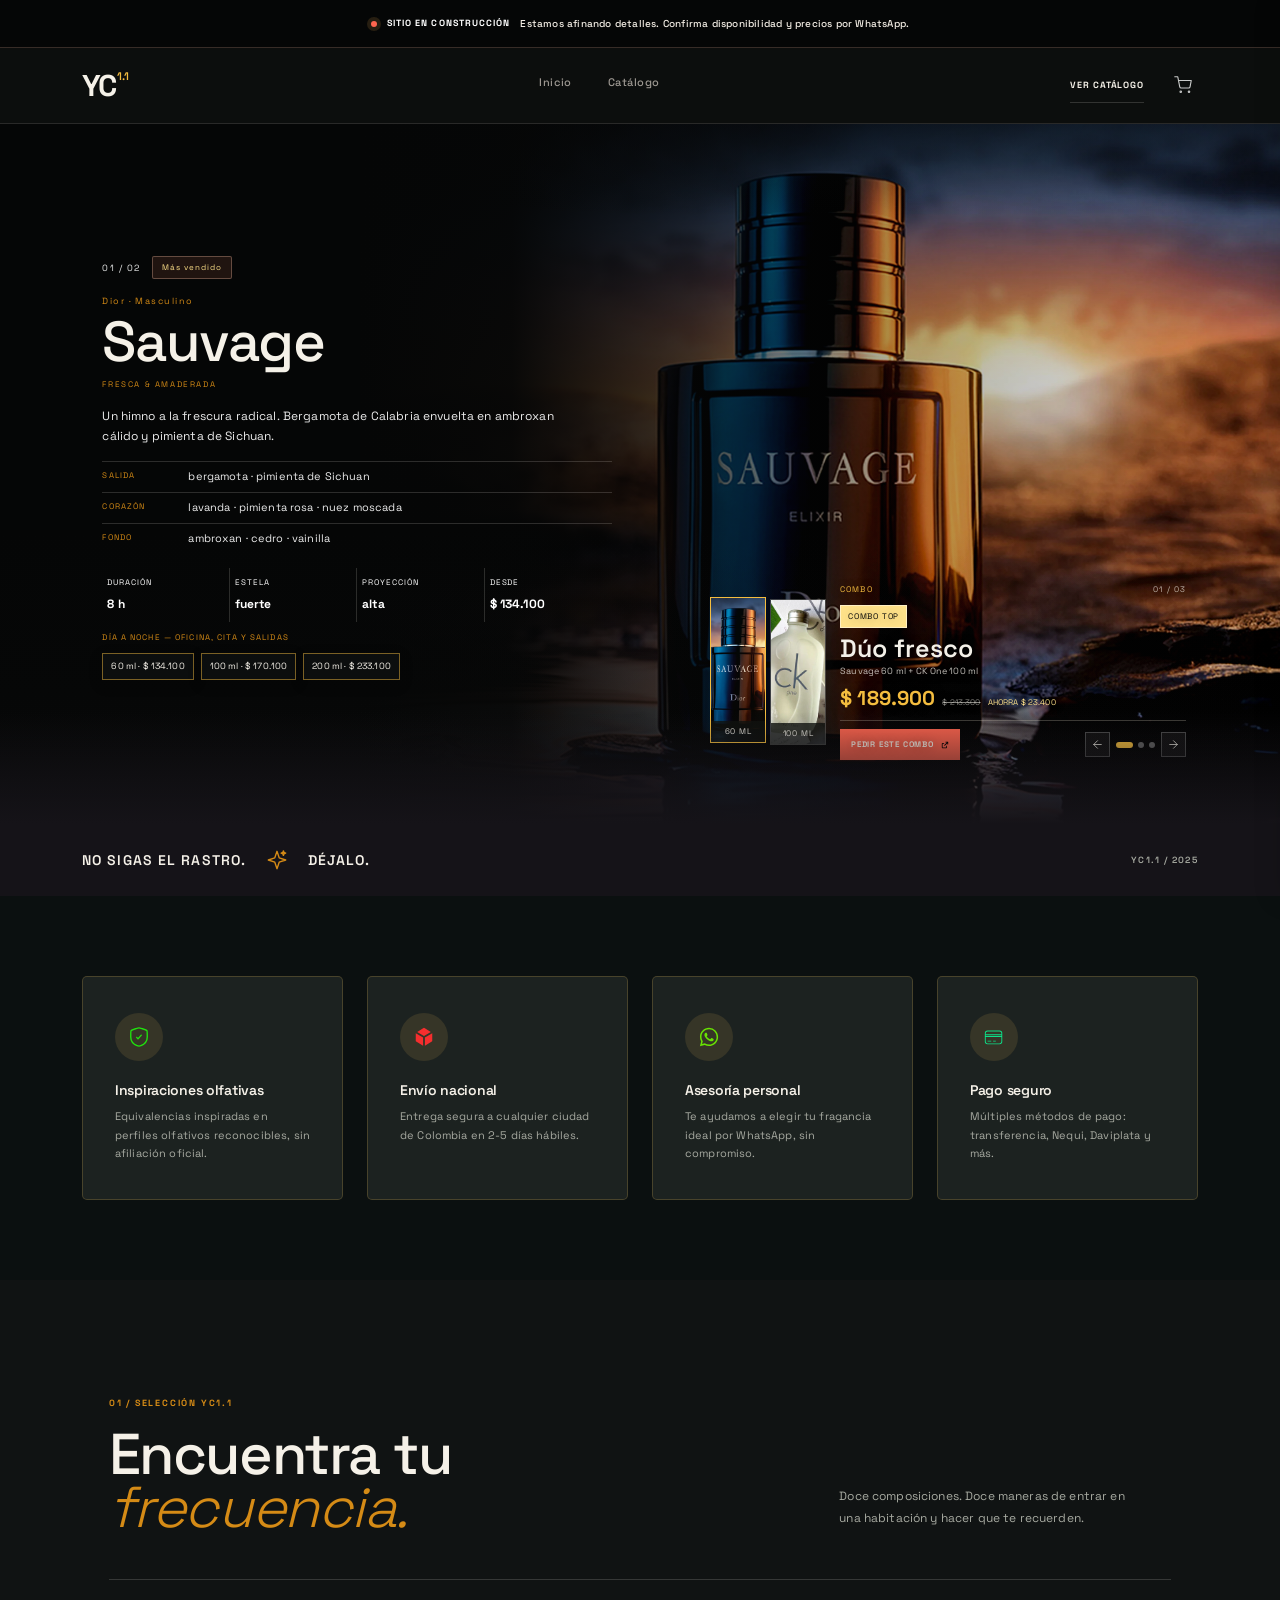
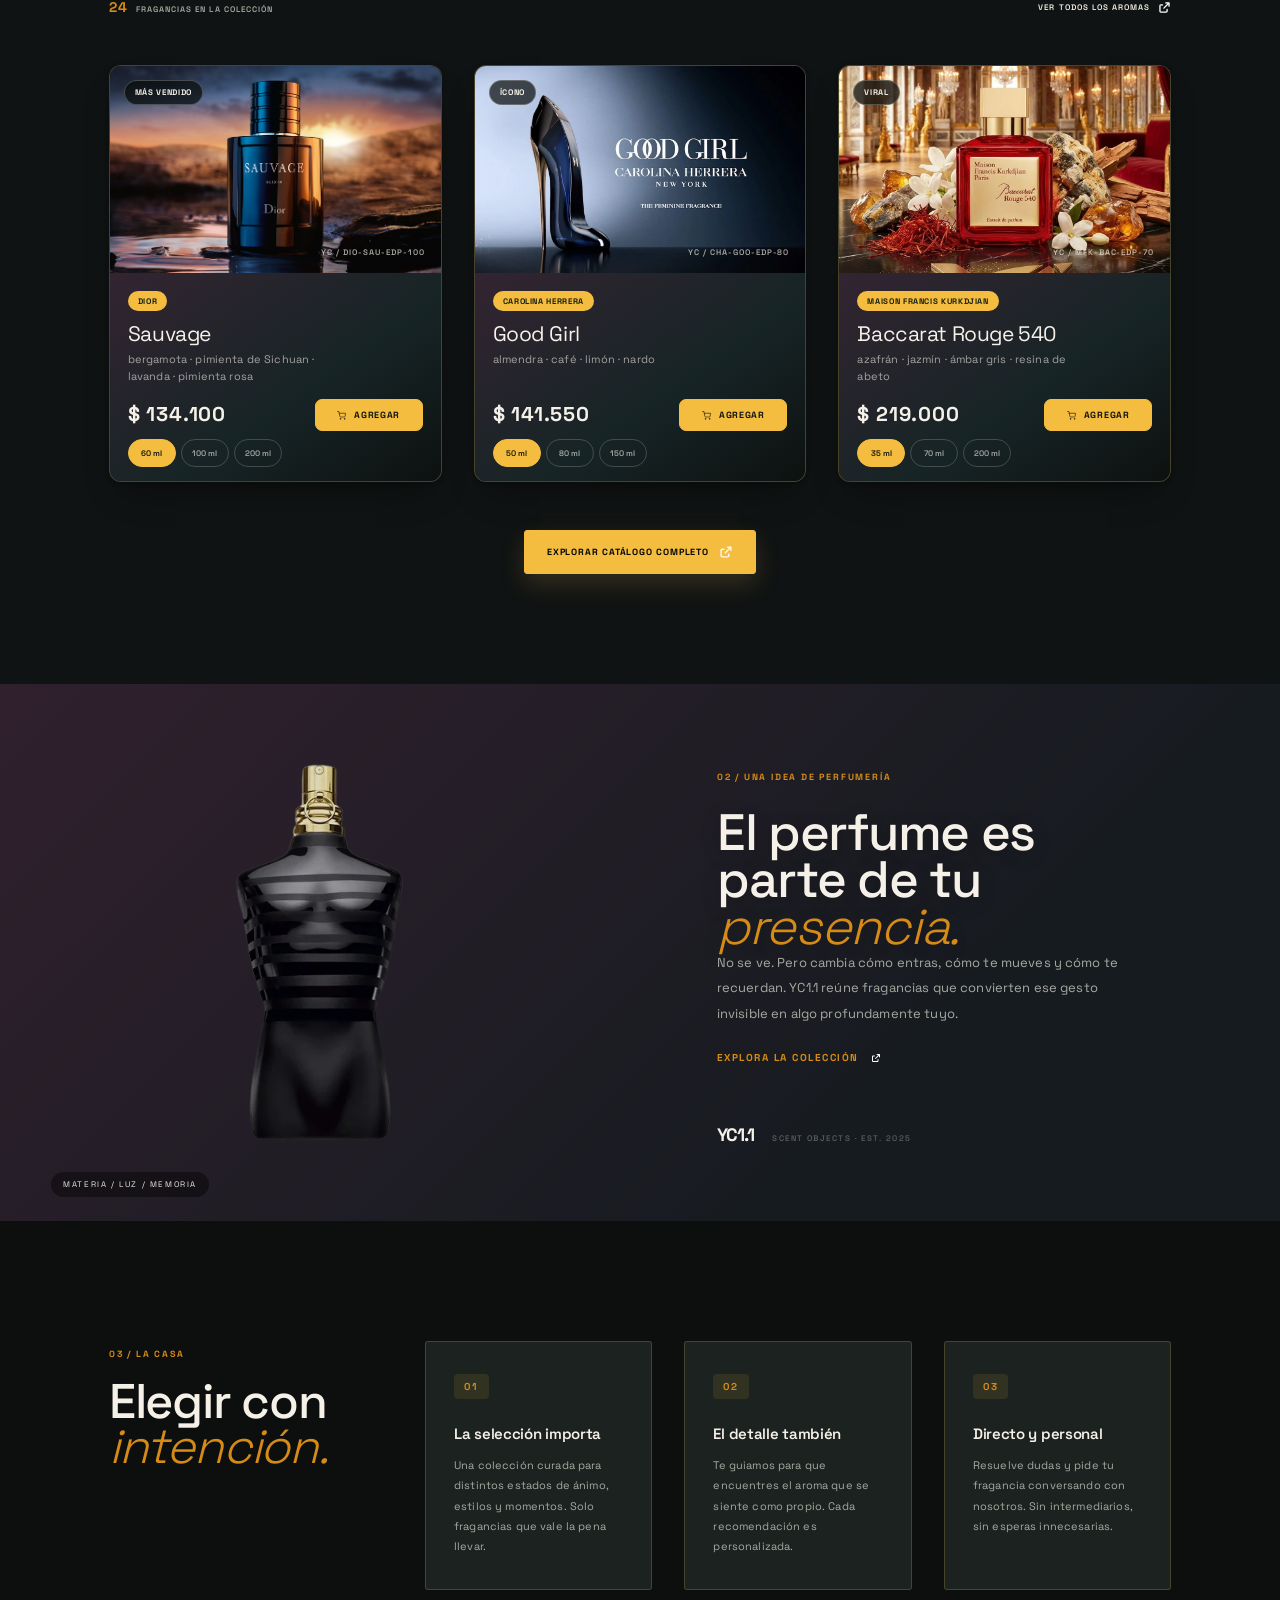
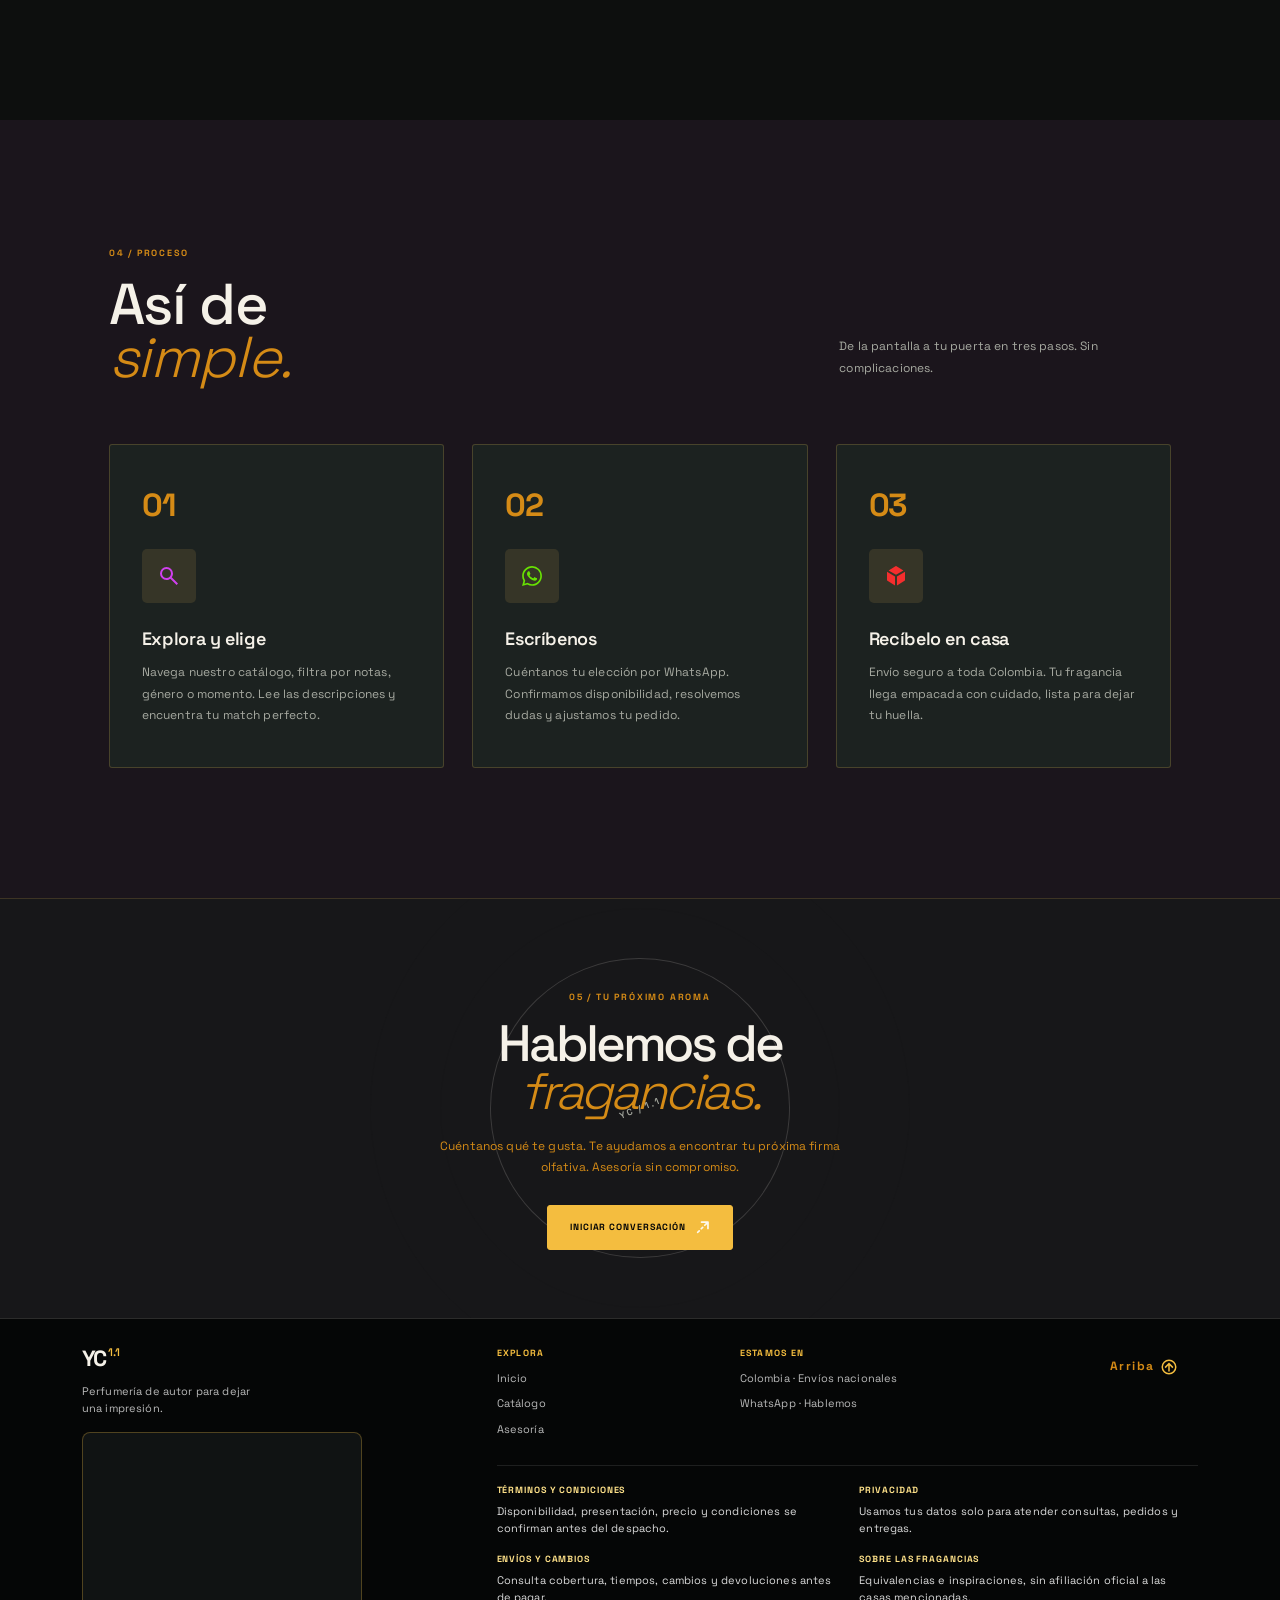
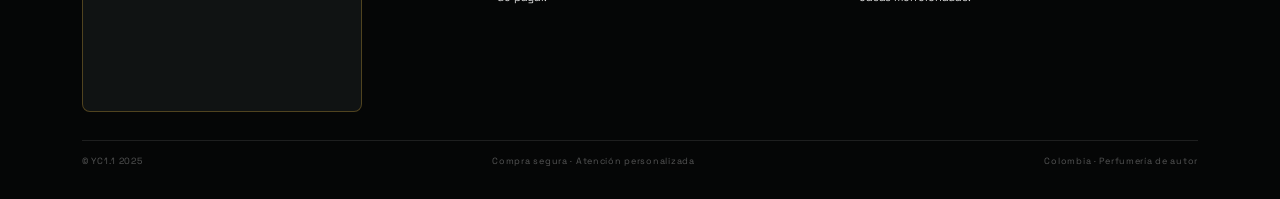
<file: index.html>
<!doctype html>
<html lang="es-CO">

<head>
  <meta charset="UTF-8" />
  <meta name="viewport" content="width=device-width, initial-scale=1.0" />
  <meta name="theme-color" content="#181417" />
  <meta name="description"
    content="YC1.1 — perfumería de autor en Colombia. Equivalencias e inspiraciones olfativas. Envíos nacionales. Asesoría personalizada por WhatsApp." />
  <title>YC1.1 — Perfumería de autor · Scent Objects</title>

  <!-- FONTS -->
  <link rel="preconnect" href="https://fonts.googleapis.com" />
  <link rel="preconnect" href="https://fonts.gstatic.com" crossorigin />
  <link
    href="https://fonts.googleapis.com/css2?family=Space+Grotesk:wght@300;400;500;600;700&display=swap"
    rel="stylesheet" />

  <!-- STYLES -->
  <link rel="stylesheet" href="assets/css/main.css" />
  <link rel="stylesheet" href="assets/css/cart.css" />

  <!-- FAVICON -->
  <link rel="icon" href="assets/images/favicon.png" type="image/png" />
</head>

<body id="page-top">

  <!-- TOP BAR -->

  <div class="topline construction-topline" role="status" aria-label="Aviso: sitio en construcción">
    <span class="notice-status-dot" aria-hidden="true"></span>
    <strong>SITIO EN CONSTRUCCIÓN</strong>
    <span>Estamos afinando detalles. Confirma disponibilidad y precios por WhatsApp.</span>
  </div>

  <!-- HEADER / NAV -->
  <header class="site-header" id="site-header">
    <a class="wordmark" href="#inicio" aria-label="YC1.1, inicio">
      YC<span>1.1</span>
    </a>

    <nav class="desktop-nav" aria-label="Navegación principal">
      <a href="#inicio" data-nav="inicio">Inicio</a>
      <a href="catalogo.html" data-nav="catalogo">Catálogo</a>
    </nav>

    <div class="header-actions">
      <a class="header-cta" href="catalogo.html">
        VER CATÁLOGO
      </a>
      <button id="cart-toggle" class="cart-toggle" aria-label="Abrir carrito">
        <img src="assets/svgs/cart.svg" class="cart-icon" alt="" aria-hidden="true" />
        <span id="cart-badge" class="cart-badge" aria-live="polite" aria-atomic="true">0</span>
      </button>
    </div>

    <button class="menu-toggle" aria-label="Abrir menú" aria-expanded="false">
      <img src="assets/svgs/menu.svg" class="menu-icon" alt="" aria-hidden="true" />
    </button>
  </header>

  <button class="menu-backdrop" type="button" aria-label="Cerrar menú" aria-hidden="true" tabindex="-1"></button>

  <!-- MAIN -->
  <main>

    <!-- HERO -->
    <section class="hero" id="inicio">
      <div class="hero-layout">
        <div class="hero-copy">
          <div class="hero-detail" id="hero-detail" aria-live="polite"></div>
        </div>
      </div>

      <div class="hero-stage">
        <div class="hero-art-stage">
          <img class="hero-art active" id="hero-art" src="assets/images/products/dior-sauvage.webp" alt="Fragancia destacada de YC1.1" />
          <img class="hero-art" id="hero-art-alt" src="assets/images/products/dior-sauvage.webp" alt="" aria-hidden="true" />
        </div>

        <!-- COMBO SLIDER -->
        <section class="combo-slider" id="combo-slider" aria-label="Combos destacados"
          aria-roledescription="carrusel" hidden>
          <div class="combo-artwork" id="combo-artwork" aria-hidden="true"></div>

          <div class="combo-content" aria-live="off">
            <div class="combo-topline">
              <span>COMBO</span>
              <span id="combo-step">01 / 03</span>
            </div>

            <div class="combo-summary">
              <span class="combo-tag" id="combo-tag">PRECIO ESPECIAL</span>
              <h2 id="combo-name">Dúo fresco</h2>
              <p class="combo-products" id="combo-products"></p>
            </div>

            <div class="combo-price-line">
              <strong id="combo-price"></strong>
              <del id="combo-was-price"></del>
              <span id="combo-savings"></span>
            </div>

            <div class="combo-bottom">
              <a class="combo-order" id="combo-order"
                href="https://wa.me/573122123153?text=Hola%2C%20YC1.1.%20Quiero%20pedir%20este%20combo%3A%0A%0A%2ACombo%20destacado%2A%0A%0APor%20favor%2C%20confirmen%20disponibilidad%20y%20precio."
                target="_blank" rel="noopener">
                PEDIR ESTE COMBO
                <img src="assets/svgs/arrow-up-right.svg" alt="" class="icon" width="14" height="14" />
              </a>

              <div class="combo-controls">
                <button class="combo-nav combo-prev" type="button" aria-label="Combo anterior">
                  <img src="assets/svgs/arrow-left.svg" alt="" aria-hidden="true" />
                </button>
                <div class="combo-dots" id="combo-dots" aria-label="Elegir combo"></div>
                <button class="combo-nav combo-next" type="button" aria-label="Siguiente combo">
                  <img src="assets/svgs/arrow-right.svg" alt="" aria-hidden="true" />
                </button>
              </div>
            </div>
          </div>
        </section>
      </div>
    </section>

    <!-- MANIFESTO STRIP -->
    <section class="manifesto-strip" aria-label="Manifiesto YC1.1">
      <span>NO SIGAS EL RASTRO.</span>
      <span class="strip-mark"><img src="assets/svgs/sparkle.svg" alt="" aria-hidden="true" /></span>
      <span>DÉJALO.</span>
      <span class="strip-index">YC1.1 / 2025</span>
    </section>

    <!-- TRUST BADGES -->
    <section class="trust-bar" id="como-funciona">
      <div class="trust-item">
        <span class="trust-icon"><img src="assets/svgs/shield-check.svg" alt="" aria-hidden="true" /></span>
        <div>
          <h3>Inspiraciones olfativas</h3>
          <p>Equivalencias inspiradas en perfiles olfativos reconocibles, sin afiliación oficial.</p>
        </div>
      </div>

      <div class="trust-item">
        <span class="trust-icon"><img src="assets/svgs/package.svg" alt="" aria-hidden="true" /></span>
        <div>
          <h3>Envío nacional</h3>
          <p>Entrega segura a cualquier ciudad de Colombia en 2-5 días hábiles.</p>
        </div>
      </div>

      <div class="trust-item">
        <span class="trust-icon"><img src="assets/svgs/message-circle.svg" alt="" aria-hidden="true" /></span>
        <div>
          <h3>Asesoría personal</h3>
          <p>Te ayudamos a elegir tu fragancia ideal por WhatsApp, sin compromiso.</p>
        </div>
      </div>

      <div class="trust-item">
        <span class="trust-icon"><img src="assets/svgs/credit-card.svg" alt="" aria-hidden="true" /></span>
        <div>
          <h3>Pago seguro</h3>
          <p>Múltiples métodos de pago: transferencia, Nequi, Daviplata y más.</p>
        </div>
      </div>
    </section>

    <!-- CATALOG SELECTION -->
    <section class="catalog section-wrap" id="catalogo">
      <div class="section-heading">
        <div>
          <p class="eyebrow">01 / SELECCIÓN YC1.1</p>
          <h2>
            Encuentra tu<br />
            <span>frecuencia.</span>
          </h2>
        </div>
        <p class="section-intro">
          Doce composiciones. Doce maneras de entrar en una habitación y hacer
          que te recuerden.
        </p>
      </div>

      <div class="home-feature-count">
        <span>
          <b id="home-count">—</b> FRAGANCIAS EN LA COLECCIÓN
        </span>
        <a href="catalogo.html">
          VER TODOS LOS AROMAS
          <img src="assets/svgs/arrow-up-right.svg" class="icon" alt="" aria-hidden="true" />
        </a>
      </div>

      <div class="product-grid" id="product-grid"></div>

      <div class="home-catalog-link">
        <a class="button button-primary" href="catalogo.html">
          EXPLORAR CATÁLOGO COMPLETO
          <img src="assets/svgs/arrow-up-right.svg" alt="" class="icon" />
        </a>
      </div>
    </section>

    <!-- EDITORIAL / MANIFESTO -->
    <section class="editorial" id="seleccion">
      <div class="editorial-visual">
        <img src="assets/images/jean-paul.webp" alt="Composición gráfica de YC1.1: vidrio, luz y materia" />
        <span class="editorial-caption">MATERIA / LUZ / MEMORIA</span>
      </div>

      <div class="editorial-copy">
        <p class="eyebrow">02 / UNA IDEA DE PERFUMERÍA</p>
        <h2>
          El perfume es<br />
          parte de tu <span>presencia.</span>
        </h2>
        <p>
          No se ve. Pero cambia cómo entras, cómo te mueves y cómo te
          recuerdan. YC1.1 reúne fragancias que convierten ese gesto invisible
          en algo profundamente tuyo.
        </p>
        <a class="text-link" href="#catalogo">
          EXPLORA LA COLECCIÓN
          <img src="assets/svgs/arrow-up-right.svg" alt="" class="icon" />
        </a>
        <div class="editorial-sign">
          YC1.1 <span>SCENT OBJECTS · EST. 2025</span>
        </div>
      </div>
    </section>

    <!-- VALUES / LA CASA -->
    <section class="values section-wrap" id="nosotros">
      <div class="value-intro">
        <p class="eyebrow">03 / LA CASA</p>
        <h2>
          Elegir con<br />
          <span>intención.</span>
        </h2>
      </div>

      <article>
        <span class="value-number">01</span>
        <h3>La selección importa</h3>
        <p>
          Una colección curada para distintos estados de ánimo, estilos y
          momentos. Solo fragancias que vale la pena llevar.
        </p>
      </article>

      <article>
        <span class="value-number">02</span>
        <h3>El detalle también</h3>
        <p>
          Te guiamos para que encuentres el aroma que se siente como propio.
          Cada recomendación es personalizada.
        </p>
      </article>

      <article>
        <span class="value-number">03</span>
        <h3>Directo y personal</h3>
        <p>
          Resuelve dudas y pide tu fragancia conversando con nosotros. Sin
          intermediarios, sin esperas innecesarias.
        </p>
      </article>
    </section>

    <!-- HOW IT WORKS -->
    <section class="how-it-works section-wrap">
      <div class="section-heading">
        <div>
          <p class="eyebrow">04 / PROCESO</p>
          <h2>
            Así de<br />
            <span>simple.</span>
          </h2>
        </div>
        <p class="section-intro">
          De la pantalla a tu puerta en tres pasos. Sin complicaciones.
        </p>
      </div>

      <div class="steps-grid">
        <article class="step-card">
          <span class="step-number">01</span>
          <div class="step-icon"><img src="assets/svgs/search.svg" alt="" aria-hidden="true" /></div>
          <h3>Explora y elige</h3>
          <p>
            Navega nuestro catálogo, filtra por notas, género o momento. Lee
            las descripciones y encuentra tu match perfecto.
          </p>
        </article>

        <article class="step-card">
          <span class="step-number">02</span>
          <div class="step-icon"><img src="assets/svgs/message-circle.svg" alt="" aria-hidden="true" /></div>
          <h3>Escríbenos</h3>
          <p>
            Cuéntanos tu elección por WhatsApp. Confirmamos disponibilidad,
            resolvemos dudas y ajustamos tu pedido.
          </p>
        </article>

        <article class="step-card">
          <span class="step-number">03</span>
          <div class="step-icon"><img src="assets/svgs/package.svg" alt="" aria-hidden="true" /></div>
          <h3>Recíbelo en casa</h3>
          <p>
            Envío seguro a toda Colombia. Tu fragancia llega empacada con
            cuidado, lista para dejar tu huella.
          </p>
        </article>
      </div>
    </section>

    <!-- CONTACT CTA -->
    <section class="contact" id="contacto">
      <div class="contact-orbit">YC / 1.1</div>

      <p class="eyebrow">05 / TU PRÓXIMO AROMA</p>
      <h2>
        Hablemos de<br />
        <span>fragancias.</span>
      </h2>
      <p>
        Cuéntanos qué te gusta. Te ayudamos a encontrar tu próxima firma
        olfativa. Asesoría sin compromiso.
      </p>

      <a class="button button-light" id="contact-link" href="#">
        INICIAR CONVERSACIÓN
        <img src="assets/svgs/arrow-up-right-acid.svg" class="icon" alt="" aria-hidden="true" />
      </a>
    </section>

  </main>

  <!-- FOOTER -->
  <footer class="footer">
    <div class="footer-inner">
      <div class="footer-brand-block">
        <a class="wordmark footer-brand" href="#inicio">YC<span>1.1</span></a>
        <p>Perfumería de autor para dejar una impresión.</p>
        <div class="footer-map" aria-label="Ubicación de YC1.1 en Valledupar">
          <iframe src="https://www.google.com/maps/embed?pb=!1m18!1m12!1m3!1d28784.065408828996!2d-73.2388023854923!3d10.448868887167842!2m3!1f0!2f0!3f0!3m2!1i1024!2i768!4f13.1!3m3!1m2!1s0x8e8ab9e22d9be00f%3A0xe40e048eaa58430!2syc1.1valledupar!5e0!3m2!1ses!2sco!4v1790465099529!5m2!1ses!2sco" title="Mapa de ubicación YC1.1 Valledupar" loading="lazy" referrerpolicy="strict-origin-when-cross-origin"></iframe>
        </div>
      </div>

      <div class="footer-info">
        <div class="footer-info-top">
          <nav class="footer-nav" aria-label="Enlaces del pie de página">
            <strong>Explora</strong>
            <a href="#inicio">Inicio</a>
            <a href="catalogo.html">Catálogo</a>
            <a href="#contacto">Asesoría</a>
          </nav>

          <div class="footer-contact">
            <strong>Estamos en</strong>
            <span>Colombia · Envíos nacionales</span>
            <a href="https://wa.me/573122123153" target="_blank" rel="noopener">WhatsApp · Hablemos</a>
          </div>

          <a href="#page-top" class="back-top">Arriba <img src="assets/svgs/arrow-up.svg" class="icon" alt="" aria-hidden="true" /></a>
        </div>

        <div class="footer-legal" id="informacion-legal">
          <div><strong>Términos y condiciones</strong><p>Disponibilidad, presentación, precio y condiciones se confirman antes del despacho.</p></div>
          <div><strong>Privacidad</strong><p>Usamos tus datos solo para atender consultas, pedidos y entregas.</p></div>
          <div><strong>Envíos y cambios</strong><p>Consulta cobertura, tiempos, cambios y devoluciones antes de pagar.</p></div>
          <div><strong>Sobre las fragancias</strong><p>Equivalencias e inspiraciones, sin afiliación oficial a las casas mencionadas.</p></div>
        </div>
      </div>
    </div>

    <div class="footer-bottom">
      <span>© YC1.1 2025</span>
      <span>Compra segura · Atención personalizada</span>
      <span>Colombia · Perfumería de autor</span>
    </div>
  </footer>

  <!-- SHOPPING CART -->
  <div class="cart-overlay" id="cart-overlay" aria-hidden="true"></div>

  <aside class="cart-panel" id="cart-panel" aria-hidden="true">
    <div class="cart-header">
      <h2>Tu Carrito</h2>
      <div class="cart-header-actions">
        <button id="clear-cart" type="button" disabled>VACIAR</button>
        <button id="cart-close" aria-label="Cerrar carrito">
          <img src="assets/svgs/close.svg" class="cart-close-icon" alt="" aria-hidden="true" />
        </button>
      </div>
    </div>

    <div class="cart-items" id="cart-items">
      <!-- Los items del carrito se inyectan aquí -->
      <div class="cart-empty-message">Tu carrito está vacío</div>
    </div>

    <div class="cart-footer">
      <div class="cart-total">
        <span>Total:</span>
        <strong id="cart-total-price">$0</strong>
      </div>
      <button class="button button-primary" id="checkout-button" aria-label="Finalizar compra y ver total">
        FINALIZAR COMPRA
      </button>
    </div>
  </aside>

  <!-- SCRIPTS -->
  <script type="module" src="assets/js/cart.js"></script>
  <script type="module" src="assets/js/home.js"></script>
</body>

</html>
</file>
<file: assets/css/main.css>
@import url("./tokens.css");
@import url("./base.css");
@import url("./home.css");
@import url("./catalog.css");
@import url("./responsive.css");
@import url("./hero.css");

/* Visual finish: dark editorial palette */
.site-header {
  color: var(--ink);
  background: rgba(13, 15, 14, 0.9);
  border-bottom-color: rgba(247, 237, 227, 0.12);
}

/* Final palette pass: calm surfaces, focused accents */
body .catalog,
body .catalog-intro,
body .full-catalog {
  background: #101313;
}

body .manifesto-strip {
  position: relative;
  z-index: 2;
  background: #151318;
  border: 0;
}

body .manifesto-strip::before {
  display: none;
}

body .hero::before,
body .hero::after {
  position: absolute;
  right: 0;
  left: 0;
  z-index: 4;
  content: "";
  pointer-events: none;
}

body .hero::before {
  top: 0;
  height: 92px;
  background: linear-gradient(180deg, rgba(5, 6, 6, 0.62), transparent);
}

body .hero::after {
  bottom: 0;
  height: 112px;
  background: linear-gradient(0deg, #151318 0%, rgba(21, 19, 24, 0.72) 30%, transparent 100%);
}
body .hero-layout {
  z-index: 6;
}

body .trust-bar {
  background: #0b1010;
}

body .how-it-works {
  background: #1b151c;
}

body .contact {
  background: #171719;
  border-top: 1px solid rgba(214, 170, 82, 0.2);
}

body .trust-item,
body .values article,
body .step-card,
body .product-card {
  background: #1c2220;
  border-color: rgba(214, 170, 82, 0.24);
}

body .trust-item:hover,
body .step-card:hover,
body .product-card:hover,
body .product-card:focus-within {
  background: #222a26;
}

.desktop-nav a {
  color: rgba(247, 237, 227, 0.62);
}

.desktop-nav a:hover,
.header-cta:hover,
.cart-toggle:hover {
  color: var(--accent-soft);
}

.cart-icon {
  filter: brightness(0) invert(1);
}

.manifesto-strip {
  color: var(--ink);
}

.trust-bar,
.how-it-works {
  color: var(--ink);
}

.trust-item,
.trust-item:hover,
.values article,
.step-card,
.step-card:hover,
.product-card {
  color: var(--ink);
}

.trust-item p,
.values article p,
.step-card p,
.section-intro,
.product-kicker {
  color: var(--muted);
}

.trust-item:hover {
  border-color: rgba(214, 170, 82, 0.22);
}

.trust-icon,
.step-icon {
  background: rgba(214, 170, 82, 0.14);
}

.product-visual {
  background: radial-gradient(circle at 50% 30%, #405e57 0%, #193d40 42%, #0a1112 100%);
}

.product-tag,
.product-number {
  color: var(--dark);
  background: var(--accent);
  border-color: rgba(255, 255, 255, 0.18);
}

.button-primary {
  color: var(--dark);
  background: var(--accent);
  border-color: var(--accent);
  box-shadow: 0 10px 24px rgba(214, 170, 82, 0.18);
}

.button-primary:hover {
  color: var(--dark);
  background: var(--accent-soft);
  border-color: var(--accent-soft);
}

.button-ghost {
  color: var(--ink);
  background: rgba(23, 26, 24, 0.8);
  border-color: rgba(214, 170, 82, 0.24);
}

.topline.construction-topline {
  color: #f4eee5;
  background: var(--dark);
  border-bottom: 1px solid rgba(231, 178, 154, 0.22);
  font-weight: 500;
}

.construction-topline strong {
  color: #ffffff;
  background: transparent;
}

.construction-topline .notice-status-dot {
  background: var(--orange);
  box-shadow: 0 0 0 4px rgba(214, 154, 76, 0.16);
}

.hero {
  color: #f4eee5;
  background: var(--dark);
}

.hero-copy {
  padding-top: clamp(34px, 5vw, 64px);
  padding-bottom: clamp(42px, 6vw, 76px);
}

.hero-detail-index,
.hero-detail-desc,
.hero-detail-notes-row p {
  color: rgba(255, 255, 255, 0.92);
}

.hero-detail-badge {
  color: var(--accent-soft);
  background: rgba(198, 109, 79, 0.14);
  border-color: rgba(231, 178, 154, 0.35);
}

.hero-detail-kicker,
.hero-detail-label,
.hero-detail-notes-row span,
.hero-detail-wear {
  color: var(--accent-ink);
}

.hero-detail-title {
  color: var(--ink);
  font-family: var(--display);
  font-weight: 500;
  letter-spacing: -0.025em;
}

.hero-detail-notes-row {
  border-top-color: var(--line);
}

.hero-detail-stat {
  border-right-color: var(--line);
}

.hero-detail-stat span {
  color: #ffffff;
}

.hero-detail-stat strong {
  color: #ffffff;
}

.hero-detail-sizes span {
  color: #f5f1e8;
  background: rgba(15, 17, 17, 0.72);
  border-color: rgba(244, 189, 63, 0.48);
  box-shadow: 0 4px 14px rgba(0, 0, 0, 0.18);
}

.hero-stage {
  background: var(--dark);
}

.hero-stage::before {
  background: linear-gradient(90deg, #050606 0%, #050606 28%, rgba(5, 6, 6, 0.98) 40%, rgba(5, 6, 6, 0.72) 54%, rgba(5, 6, 6, 0.24) 70%, transparent 100%);
}

.hero-stage::after {
  background: linear-gradient(
    0deg,
    rgba(17, 17, 17, 0.24),
    rgba(17, 17, 17, 0.08) 48%,
    transparent 100%
  );
}

.combo-content {
  text-shadow: 0 1px 12px rgba(0, 0, 0, 0.42);
}

.combo-bottle.active {
  border-color: var(--accent);
  box-shadow: none;
  transform: translateY(-2px);
}

.combo-tag {
  color: var(--dark);
  background: var(--accent-soft);
  border: 1px solid rgba(255, 255, 255, 0.5);
}

.combo-content h2 {
  font-family: var(--display);
  font-size: 25px;
  font-weight: 600;
}

.combo-price-line strong,
.combo-price-line > span,
.combo-topline span:first-child {
  color: var(--accent);
}

.combo-price-line > span {
  color: var(--accent-soft);
  opacity: 1;
}

.combo-order {
  color: #fff8ee;
  background: var(--orange);
  border: 1px solid var(--orange);
  transition: background var(--duration-fast), transform var(--duration-fast);
}

.combo-order:hover {
  color: #17120d;
  background: var(--accent-soft);
  border-color: var(--accent-soft);
}

.combo-nav:hover,
.combo-dot.active {
  color: #101411;
  background: var(--accent);
  border-color: var(--accent);
  box-shadow: none;
}

/* Supporting sections */
.contact::before,
.contact::after {
  border-color: rgba(17, 17, 17, 0.07);
  animation: none;
}

.contact-orbit {
  color: var(--muted);
  border-color: var(--line);
  animation: none;
}

.editorial {
  color: var(--ink);
  background: linear-gradient(135deg, var(--plum), #161b20 72%);
}

.editorial::before {
  background: none;
}

.editorial-copy > p:not(.eyebrow),
.how-it-works .section-intro {
  color: var(--muted);
}

.editorial h2 span,
.how-it-works h2 span {
  color: var(--accent-ink);
}

.text-link,
.back-top {
  color: var(--accent-ink);
}

.values article {
  border-radius: var(--radius-sm);
  box-shadow: none;
}

.values article:hover {
  border-color: rgba(243, 195, 168, 0.42);
  box-shadow: 0 12px 26px rgba(10, 7, 11, 0.24);
}

.value-number,
.filter-panel-heading h2 span {
  color: var(--accent-ink);
}

.step-card {
  border-radius: var(--radius-sm);
  -webkit-backdrop-filter: none;
  backdrop-filter: none;
}

.step-card:hover {
  border-color: rgba(214, 170, 82, 0.42);
}

.step-number {
  color: var(--accent-ink);
  text-shadow: none;
}

.contact .eyebrow,
.contact h2 span,
.contact > p:not(.eyebrow) {
  color: var(--accent-ink);
}

.button-light {
  color: var(--dark);
  background: var(--accent);
  border: 1px solid var(--accent);
}

.button-light:hover {
  color: var(--dark);
  background: var(--orange);
  border-color: var(--orange);
}

.footer {
  color: var(--ink);
  background: #050606;
  border-top: 1px solid var(--line);
}

/* PRODUCT CARDS: sculptural catalog treatment */
.product-card {
  position: relative;
  overflow: hidden;
  border-width: 1px;
  border-style: solid;
  border-radius: 12px;
  box-shadow: 0 2px 4px rgba(0, 0, 0, 0.18), 0 18px 34px -14px rgba(0, 0, 0, 0.42);
  transition: transform var(--duration-med) var(--ease-out),
    border-color var(--duration-med), box-shadow var(--duration-med);
}

.product-card:hover,
.product-card:focus-within {
  transform: translateY(-6px);
  border-color: rgba(214, 170, 82, 0.36);
  box-shadow: 0 8px 14px rgba(0, 0, 0, 0.22), 0 24px 44px -12px rgba(0, 0, 0, 0.48);
}

.product-visual {
  aspect-ratio: 16 / 10;
  overflow: hidden;
  border: 0;
  border-radius: 0;
  isolation: isolate;
  background:
    radial-gradient(circle at 58% 25%, color-mix(in srgb, var(--card-tint) 42%, transparent), transparent 42%),
    linear-gradient(145deg, #202522 0%, #101311 58%, #070808 100%);
}

.product-image {
  position: relative;
  z-index: 1;
  width: 100%;
  height: 100%;
  padding: 0;
  object-fit: cover;
  object-position: center;
  filter: drop-shadow(0 22px 20px rgba(0, 0, 0, 0.38));
  transition: transform 0.7s var(--ease-out), filter 0.7s var(--ease-out);
}

.product-card:hover .product-image,
.product-card:focus-within .product-image {
  transform: scale(1.07) translateY(-4px);
  filter: drop-shadow(0 28px 24px rgba(0, 0, 0, 0.5));
}

.product-tag {
  z-index: 3;
  top: 14px;
  left: 14px;
  padding: 5px 10px;
  border: 1px solid rgba(245, 241, 232, 0.24);
  border-radius: 999px;
  color: #f5f1e8;
  background: rgba(7, 9, 8, 0.7);
  backdrop-filter: blur(8px);
  font-size: 8px;
  letter-spacing: 0.08em;
}

.product-number {
  z-index: 3;
  right: 16px;
  bottom: 16px;
  padding: 0;
  color: rgba(245, 241, 232, 0.68);
  background: transparent;
  font-size: 8px;
}

.product-info {
  position: relative;
  display: flex;
  flex-direction: column;
  padding: 18px 18px 14px;
  background: linear-gradient(145deg, #332431 0%, #172426 58%, #0d1110 100%);
}

.product-kicker {
  display: inline-block;
  align-self: flex-start;
  margin-bottom: 12px;
  padding: 4px 10px;
  color: #152014;
  background: var(--accent);
  border-radius: 999px;
  font-size: 8px;
  font-weight: 700;
  letter-spacing: 0.08em;
  text-transform: uppercase;
}

.product-name {
  color: #f5f1e8;
  font-size: 21px;
  line-height: 1.08;
  letter-spacing: -0.02em;
}

.product-price {
  color: #f5f1e8;
  font-size: 20px;
  font-weight: 700;
  grid-column: 1;
  grid-row: 1;
  align-self: center;
}

.product-notes {
  min-height: 34px;
  margin: 5px 0 14px;
  color: rgba(245, 241, 232, 0.62);
  font-size: 11px;
  line-height: 1.5;
}

.product-buy {
  display: grid;
  grid-template-columns: 1fr auto;
  align-items: center;
  gap: 8px;
  margin-top: auto;
  padding-top: 0;
  border-top: 0;
}

.size-option {
  min-width: 48px;
  padding: 8px 9px;
  border-color: rgba(245, 241, 232, 0.2);
  border-radius: 999px;
  color: rgba(245, 241, 232, 0.64);
}

.size-list {
  grid-column: 1 / -1;
  grid-row: 2;
}

.size-option.active,
.size-option:hover {
  border-color: var(--accent);
  color: #101411;
  background: var(--accent);
}

.product-add-cart {
  min-width: 108px;
  margin-left: auto;
  grid-column: 2;
  grid-row: 1;
  display: inline-flex;
  align-items: center;
  justify-content: center;
  gap: 8px;
  padding: 9px 12px;
  border: 1px solid var(--accent);
  border-radius: 7px;
  color: #101411;
  background: var(--accent);
  font: 700 9px var(--body);
  letter-spacing: 0.08em;
  cursor: pointer;
  transition: background var(--duration-fast), border-color var(--duration-fast), box-shadow var(--duration-fast);
}

.product-add-cart .icon {
  filter: brightness(0);
}

.product-add-cart:hover {
  color: #101411;
  border-color: var(--accent-soft);
  background: var(--accent-soft);
  box-shadow: 0 0 18px rgba(214, 170, 82, 0.2);
}

@media (max-width: 600px) {
  .product-grid {
    gap: 14px;
  }

  .product-info {
    padding: 16px 14px 13px;
  }

  .product-name {
    font-size: 19px;
  }

  .product-price {
    font-size: 18px;
  }

  .product-notes {
    font-size: 10px;
  }

  .hero-stage::before {
    background: linear-gradient(90deg, rgba(18, 14, 19, 0.55), transparent 75%);
  }

  .hero-detail-title {
    font-size: clamp(42px, 11vw, 56px);
  }

  .hero-detail-desc {
    color: var(--muted);
  }

  .editorial-caption {
    background: rgba(17, 17, 17, 0.5);
  }
}
</file>
<file: assets/css/cart.css>
/* CART OVERLAY */
.cart-overlay {
  position: fixed;
  top: 0;
  left: 0;
  width: 100%;
  max-width: 100%;
  height: 100%;
  box-sizing: border-box;
  z-index: 1000;
  background: rgba(12, 15, 10, 0.6);
  backdrop-filter: blur(4px);
  -webkit-backdrop-filter: blur(4px);
  opacity: 0;
  visibility: hidden;
  transition: opacity var(--duration-med), visibility var(--duration-med);
}

.cart-overlay.open {
  opacity: 1;
  visibility: visible;
}

/* CART PANEL */
.cart-panel {
  position: fixed;
  top: 0;
  right: 0;
  bottom: 0;
  z-index: 1001;
  width: 100%;
  max-width: 420px;
  background: var(--paper);
  box-shadow: -4px 0 24px rgba(0, 0, 0, 0.1);
  transform: translateX(100%);
  transition: transform var(--duration-med) var(--ease-out);
  display: flex;
  flex-direction: column;
}

.cart-panel.open {
  transform: translateX(0);
}

/* CART HEADER */
.cart-header {
  display: flex;
  align-items: center;
  justify-content: space-between;
  padding: 24px 32px;
  border-bottom: 1px solid rgba(0, 0, 0, 0.08);
}

.cart-header h2 {
  margin: 0;
  font-size: 18px;
  font-weight: 600;
  letter-spacing: -0.02em;
}

.cart-header-actions {
  display: flex;
  align-items: center;
  gap: 14px;
}

#clear-cart {
  padding: 6px 0;
  border: 0;
  border-bottom: 1px solid rgba(17, 19, 15, 0.3);
  color: var(--ink);
  background: transparent;
  font: 700 9px var(--body);
  letter-spacing: 0.1em;
  transition: color var(--duration-fast), border-color var(--duration-fast), opacity var(--duration-fast);
}

#clear-cart:hover:not(:disabled) {
  color: #a34732;
  border-color: #a34732;
}

#clear-cart:disabled {
  opacity: 0.35;
  cursor: default;
}

#cart-close {
  display: grid;
  width: 32px;
  height: 32px;
  padding: 0;
  place-items: center;
  background: none;
  border: none;
  color: var(--muted);
  transition: color var(--duration-fast);
}

#cart-close:hover {
  color: var(--ink);
}

.cart-close-icon {
  width: 18px;
  height: 18px;
  filter: brightness(0) invert(1);
  opacity: 0.72;
  transition: opacity var(--duration-fast), filter var(--duration-fast);
}

#cart-close:hover .cart-close-icon {
  filter: brightness(0) invert(1) sepia(1) saturate(4) hue-rotate(34deg);
  opacity: 1;
}

/* CART ITEMS */
.cart-items {
  flex: 1;
  overflow-y: auto;
  padding: 24px 32px;
  display: flex;
  flex-direction: column;
  gap: 24px;
}

.cart-empty-message {
  text-align: center;
  color: var(--muted);
  margin-top: 40px;
  font-size: 14px;
}

.cart-item {
  display: flex;
  gap: 16px;
  align-items: flex-start;
  position: relative;
}

.cart-item-img {
  width: 72px;
  height: 72px;
  object-fit: cover;
  border-radius: var(--radius-sm);
  background: #f0f0f0;
}

.cart-item-info {
  flex: 1;
  display: flex;
  flex-direction: column;
  gap: 4px;
}

.cart-item-name {
  margin: 0;
  font-size: 14px;
  font-weight: 600;
}

.cart-item-meta {
  font-size: 11px;
  color: var(--muted);
}

.cart-item-price {
  margin-top: 4px;
  font-size: 13px;
  font-weight: 600;
  color: var(--ink);
}

/* CART QTY */
.cart-item-qty {
  display: flex;
  align-items: center;
  gap: 12px;
  margin-top: 8px;
  border: 1px solid rgba(0, 0, 0, 0.1);
  border-radius: var(--radius-sm);
  width: fit-content;
}

.qty-btn {
  background: none;
  border: none;
  width: 28px;
  height: 28px;
  display: grid;
  place-items: center;
  font-size: 14px;
  color: var(--ink);
}

.qty-btn:hover {
  background: rgba(0, 0, 0, 0.05);
}

.cart-item-qty span {
  font-size: 12px;
  font-weight: 600;
  min-width: 16px;
  text-align: center;
}

/* CART REMOVE */
.cart-item-remove {
  position: absolute;
  top: 0;
  right: 0;
  background: none;
  border: none;
  color: var(--muted);
  font-size: 14px;
  padding: 4px;
}

.cart-item-remove:hover {
  color: var(--orange);
}

/* CART FOOTER */
.cart-footer {
  padding: 24px 32px;
  border-top: 1px solid rgba(0, 0, 0, 0.08);
  background: var(--paper);
}

.cart-total {
  display: flex;
  align-items: center;
  justify-content: space-between;
  margin-bottom: 20px;
  font-size: 16px;
  font-weight: 600;
}

#checkout-button {
  width: 100%;
  justify-content: center;
}

#checkout-button:disabled {
  opacity: 0.45;
  cursor: default;
}
</file>
